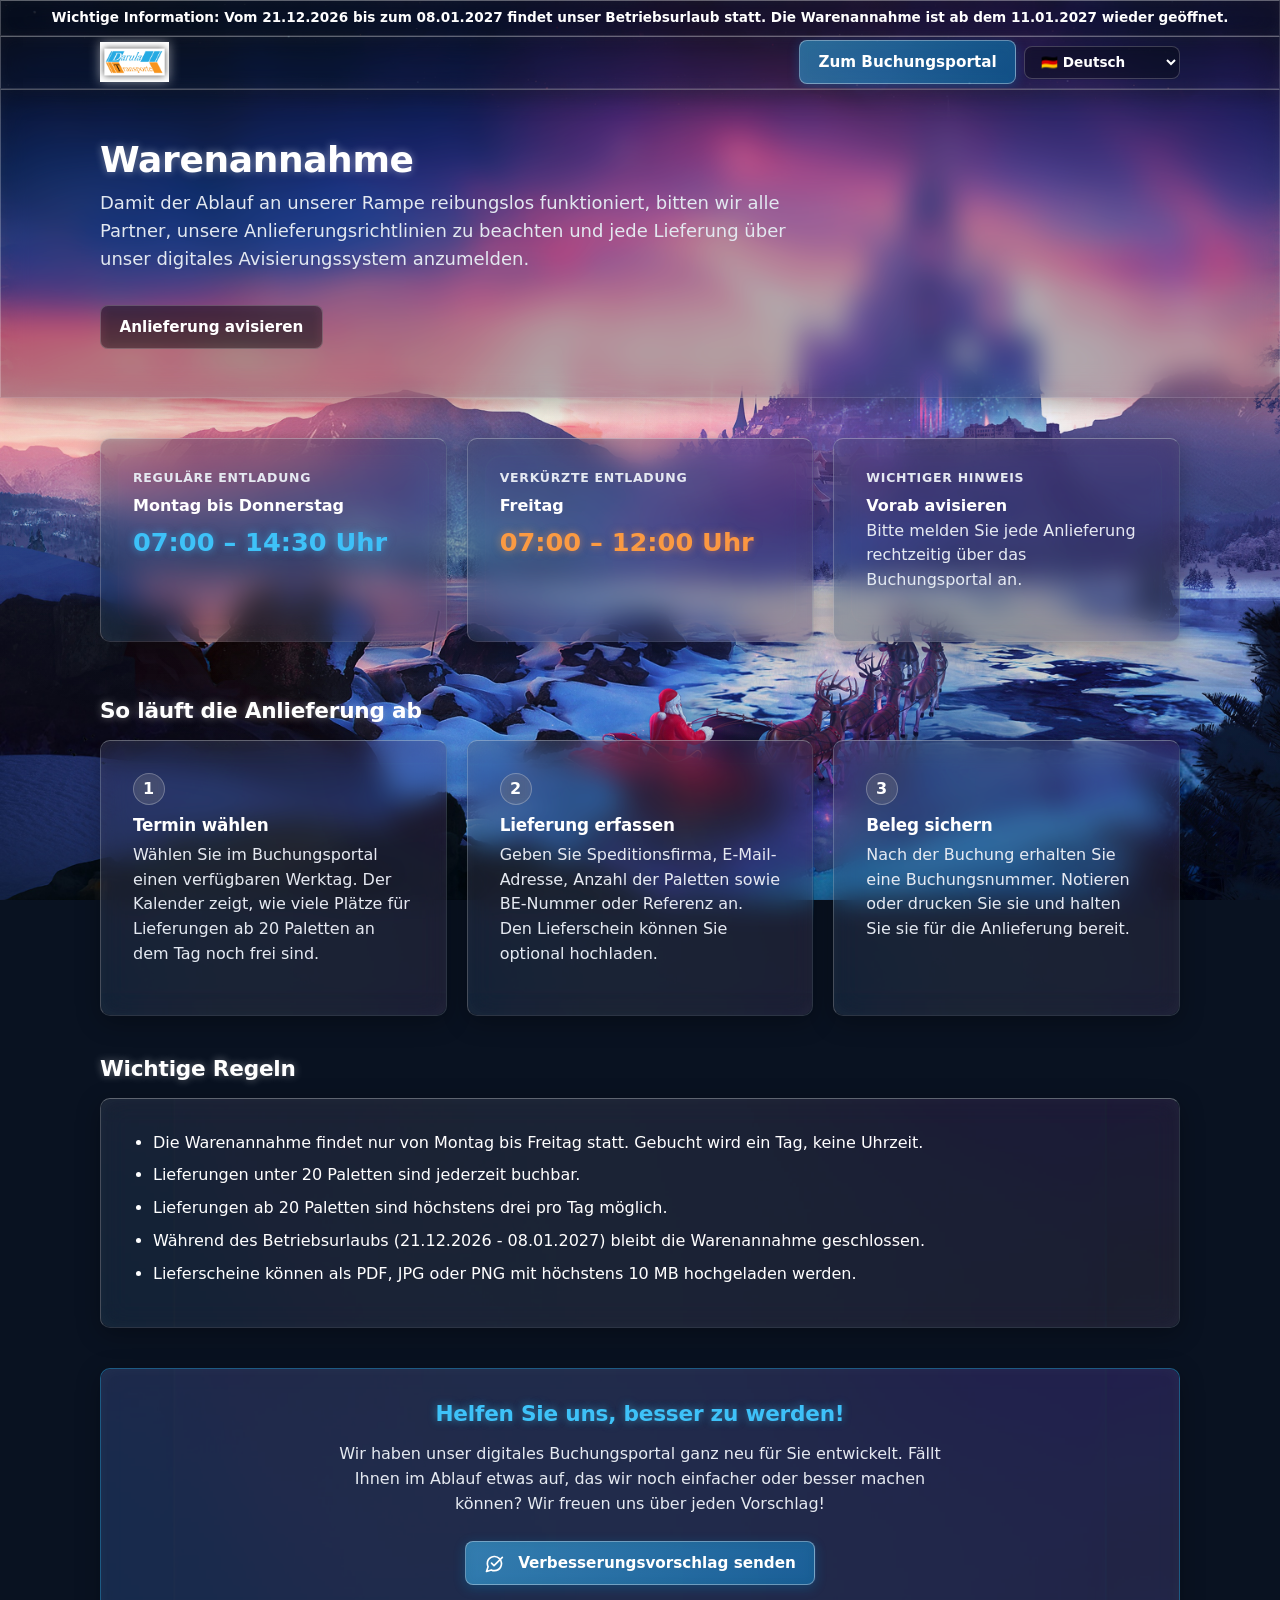
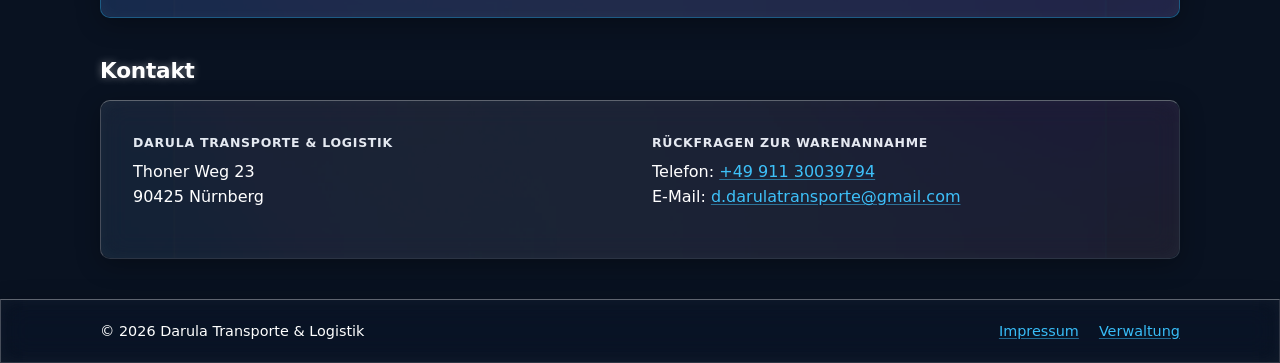
<file: index.html>
<!DOCTYPE html>
<html lang="de">
<head>
  <meta charset="UTF-8">
  <meta name="viewport" content="width=device-width, initial-scale=1.0">
  <title data-i18n="meta.title.index">Warenannahme | Darula Transporte</title>
  <meta name="description" content="Warenannahme und Anlieferungsrichtlinien von Darula Transporte &amp; Logistik. Anlieferungen digital avisieren." data-i18n-content="meta.description.index">
  <link rel="stylesheet" href="style.css">
  
  <!-- NEU: Winter Wonderland Theme -->
  <link rel="stylesheet" href="winter-wonderland.css">
  <script src="winter-wonderland.js" defer></script>
  
  <script src="i18n.js"></script>
</head>
<body>
  <a class="skip-link" href="#inhalt" data-i18n="nav.skip">Zum Inhalt springen</a>

  <div class="hinweis-banner holo-glass" role="note" data-i18n="banner.urlaub"></div>

  <header class="site-header holo-glass">
    <div class="container site-header__inner">
      <a href="index.html" aria-label="Zur Startseite" data-i18n-aria-label="nav.home">
        <img class="logo logo-glow" src="darula_logo.jpg" alt="Darula Transporte" height="40">
      </a>
      <nav class="nav" aria-label="Hauptnavigation" data-i18n-aria-label="nav.main">
        <a class="btn btn--primary holo-btn" href="avisierung.html" data-i18n="nav.booking">Zum Buchungsportal</a>
        <select id="sprache" class="btn btn--ghost btn--klein holo-input" aria-label="Sprache" data-i18n-aria-label="nav.language"></select>
      </nav>
    </div>
  </header>

  <main id="inhalt">
    <section class="hero holo-hero">
      <div class="container">
        <h1 class="glow-text" data-i18n="hero.title">Warenannahme</h1>
        <p class="lead text-icy" data-i18n="hero.lead">Damit der Ablauf an unserer Rampe reibungslos funktioniert, bitten wir alle Partner, unsere Anlieferungsrichtlinien zu beachten und jede Lieferung über unser digitales Avisierungssystem anzumelden.</p>
        <a class="btn btn--dark holo-btn-dark" href="avisierung.html" data-i18n="hero.cta">Anlieferung avisieren</a>
      </div>
    </section>

    <section class="container zeiten" aria-label="Öffnungszeiten" data-i18n-aria-label="zeiten.aria">
      <article class="card holo-card">
        <h2 class="eyebrow text-icy" data-i18n="zeiten.regular.label">Reguläre Entladung</h2>
        <p class="tag-name" data-i18n="zeiten.regular.days">Montag bis Donnerstag</p>
        <p class="zeit glow-text-blue" data-i18n="zeiten.regular.time">07:00 – 14:30 Uhr</p>
      </article>

      <article class="card holo-card">
        <h2 class="eyebrow text-icy" data-i18n="zeiten.short.label">Verkürzte Entladung</h2>
        <p class="tag-name" data-i18n="zeiten.short.days">Freitag</p>
        <p class="zeit glow-text-orange" data-i18n="zeiten.short.time">07:00 – 12:00 Uhr</p>
      </article>

      <article class="card holo-card">
        <h2 class="eyebrow text-icy" data-i18n="zeiten.note.label">Wichtiger Hinweis</h2>
        <p class="tag-name" data-i18n="zeiten.note.days">Vorab avisieren</p>
        <p class="muted text-icy" data-i18n="zeiten.note.text">Bitte melden Sie jede Anlieferung rechtzeitig über das Buchungsportal an.</p>
      </article>
    </section>

    <section class="container abschnitt" aria-labelledby="ablauf-titel">
      <h2 id="ablauf-titel" class="glow-text" data-i18n="steps.title">So läuft die Anlieferung ab</h2>
      <div class="schritte">
        <article class="card holo-card">
          <span class="schritt-nr holo-badge" aria-hidden="true">1</span>
          <h3 data-i18n="steps.1.title">Termin wählen</h3>
          <p class="muted text-icy" data-i18n="steps.1.text">Wählen Sie im Buchungsportal einen verfügbaren Werktag. Der Kalender zeigt, wie viele Plätze für Lieferungen ab 20 Paletten an dem Tag noch frei sind.</p>
        </article>
        <article class="card holo-card">
          <span class="schritt-nr holo-badge" aria-hidden="true">2</span>
          <h3 data-i18n="steps.2.title">Lieferung erfassen</h3>
          <p class="muted text-icy" data-i18n="steps.2.text">Geben Sie Speditionsfirma, E-Mail-Adresse, Anzahl der Paletten sowie BE-Nummer oder Referenz an. Den Lieferschein können Sie optional hochladen.</p>
        </article>
        <article class="card holo-card">
          <span class="schritt-nr holo-badge" aria-hidden="true">3</span>
          <h3 data-i18n="steps.3.title">Beleg sichern</h3>
          <p class="muted text-icy" data-i18n="steps.3.text">Nach der Buchung erhalten Sie eine Buchungsnummer. Notieren oder drucken Sie sie und halten Sie sie für die Anlieferung bereit.</p>
        </article>
      </div>
    </section>

    <section class="container abschnitt" aria-labelledby="regeln-titel">
      <h2 id="regeln-titel" class="glow-text" data-i18n="rules.title">Wichtige Regeln</h2>
      <div class="card holo-card">
        <ul class="regel-liste">
          <li data-i18n="rules.1">Die Warenannahme findet nur von Montag bis Freitag statt. Gebucht wird ein Tag, keine Uhrzeit.</li>
          <li data-i18n="rules.2">Lieferungen unter 20 Paletten sind jederzeit buchbar.</li>
          <li data-i18n="rules.3">Lieferungen ab 20 Paletten sind höchstens drei pro Tag möglich.</li>
          <li data-i18n="rules.4">Während des Betriebsurlaubs bleibt die Warenannahme geschlossen.</li>
          <li data-i18n="rules.5">Lieferscheine können als PDF, JPG oder PNG mit höchstens 10 MB hochgeladen werden.</li>
        </ul>
      </div>
    </section>

    <section class="container abschnitt no-print" aria-labelledby="feedback-section-titel">
      <div class="card mitte holo-card holo-card--highlight">
        <h2 id="feedback-section-titel" class="glow-text-blue" data-i18n="feedback.title">Helfen Sie uns, besser zu werden!</h2>
        <p class="text-icy" style="max-width: 40rem; margin: 0 auto;" data-i18n="feedback.text">Wir haben unser digitales Buchungsportal ganz neu für Sie entwickelt. Fällt Ihnen im Ablauf etwas auf, das wir noch einfacher oder besser machen können? Wir freuen uns über jeden Vorschlag!</p>
        <button id="feedback-btn" class="btn btn--primary holo-btn mt-lg" type="button">
          <svg width="20" height="20" viewBox="0 0 24 24" fill="none" stroke="currentColor" stroke-width="2" stroke-linecap="round" stroke-linejoin="round" style="margin-right: 6px; margin-bottom: -2px;" aria-hidden="true"><path d="M21 11.5a8.38 8.38 0 0 1-.9 3.8 8.5 8.5 0 0 1-7.6 4.7 8.38 8.38 0 0 1-3.8-.9L3 21l1.9-5.7a8.38 8.38 0 0 1-.9-3.8 8.5 8.5 0 0 1 4.7-7.6 8.38 8.38 0 0 1 3.8-.9h.5a8.48 8.48 0 0 1 8 8v.5z"></path><polyline points="9 11 12 14 22 4"></polyline></svg>
          <span data-i18n="feedback.open">Verbesserungsvorschlag senden</span>
        </button>
      </div>
    </section>

    <section class="container abschnitt" aria-labelledby="kontakt-titel">
      <h2 id="kontakt-titel" class="glow-text" data-i18n="contact.title">Kontakt</h2>
      <div class="card kontakt holo-card">
        <div>
          <p class="eyebrow text-icy">Darula Transporte &amp; Logistik</p>
          <p>Thoner Weg 23<br>90425 Nürnberg</p>
        </div>
        <div>
          <p class="eyebrow text-icy" data-i18n="contact.queries">Rückfragen zur Warenannahme</p>
          <p><span data-i18n="contact.phone">Telefon:</span> <a href="tel:+4991130039794" class="glow-link">+49 911 30039794</a><br>
          <span data-i18n="contact.email">E-Mail:</span> <a href="mailto:d.darulatransporte@gmail.com" class="glow-link">d.darulatransporte@gmail.com</a></p>
        </div>
      </div>
    </section>
  </main>

  <footer class="site-footer holo-glass">
    <div class="container site-footer__inner">
      <span>&copy; 2026 Darula Transporte &amp; Logistik</span>
      <nav aria-label="Rechtliches" data-i18n-aria-label="footer.legal">
        <a href="impressum.html" class="glow-link">Impressum</a>
        <a href="admin.html" class="glow-link" data-i18n="footer.admin">Verwaltung</a>
      </nav>
    </div>
  </footer>

  <div id="feedback-modal" class="modal-overlay no-print" hidden>
    <div class="modal-box holo-card" role="dialog" aria-labelledby="feedback-titel" aria-modal="true">
      <button id="feedback-close" class="modal-close" type="button" aria-label="Schließen" data-i18n-aria-label="feedback.close">&times;</button>
      <h2 id="feedback-titel" class="glow-text" data-i18n="feedback.modal.title">Ideen zur Webseite?</h2>
      <p class="muted text-icy" data-i18n="feedback.modal.text.index">Fällt Ihnen etwas auf, das wir an unserem neuen Buchungsportal noch verbessern können? Wir freuen uns über Ihre Vorschläge!</p>

      <div id="feedback-erfolg" class="alert alert--info holo-alert" role="status" hidden data-i18n="feedback.success">Vielen Dank für Ihre Vorschläge!</div>
      <div id="feedback-fehler" class="alert alert--error holo-alert-err" role="alert" hidden data-i18n="feedback.error">Der Vorschlag konnte leider nicht gespeichert werden. Bitte versuchen Sie es später noch einmal oder rufen Sie uns an: +49 911 30039794.</div>

      <form id="feedback-form" autocomplete="off">
        <div class="field mt-lg">
          <label for="fb-name"><span data-i18n="feedback.form.name">Firma / Name</span> <span class="pflicht" aria-hidden="true">*</span></label>
          <input id="fb-name" name="name" type="text" class="holo-input" maxlength="200" autocomplete="name" required>
        </div>
        <div class="field mt-lg">
          <label for="fb-email"><span data-i18n="feedback.form.email">Ihre E-Mail (für eventuelle Rückfragen)</span> <span class="pflicht" aria-hidden="true">*</span></label>
          <input id="fb-email" name="email" type="email" class="holo-input" maxlength="320" autocomplete="email" required>
        </div>
        <div class="field mt-lg">
          <label for="fb-nachricht"><span data-i18n="feedback.form.message">Ihr Verbesserungsvorschlag</span> <span class="pflicht" aria-hidden="true">*</span></label>
          <textarea id="fb-nachricht" name="message" rows="4" class="holo-input" maxlength="5000" style="resize: vertical;" placeholder="Was können wir an der Webseite besser machen?" data-i18n-placeholder="feedback.form.placeholder" required></textarea>
        </div>
        <div style="display:none" aria-hidden="true">
          <label>Website <input type="text" name="website" tabindex="-1" autocomplete="off"></label>
        </div>
        <div class="aktionen mt-lg">
          <button id="feedback-senden" class="btn btn--dark holo-btn btn--block" type="submit" data-i18n="feedback.submit">Vorschlag senden</button>
        </div>
      </form>
    </div>
  </div>

<script src="config.js"></script>
<script>
  I18n.mountSwitcher(document.getElementById("sprache"));
</script>
<script>
(() => {
  "use strict";

  const cfg = window.DARULA_CONFIG || {};

  const fbBtn = document.getElementById("feedback-btn");
  const fbModal = document.getElementById("feedback-modal");
  const fbClose = document.getElementById("feedback-close");
  const fbForm = document.getElementById("feedback-form");
  const fbSubmitBtn = document.getElementById("feedback-senden");
  const fbErsterFeld = document.getElementById("fb-name");
  const fbErfolg = document.getElementById("feedback-erfolg");
  const fbFehler = document.getElementById("feedback-fehler");
  let fbZuletzt = null;
  let fbTimer = null;

  function fbOeffnen() {
    clearTimeout(fbTimer);
    fbZuletzt = document.activeElement;
    fbErfolg.hidden = true;
    fbFehler.hidden = true;
    fbModal.hidden = false;
    fbErsterFeld.focus();
  }

  function fbSchliessen() {
    clearTimeout(fbTimer);
    fbModal.hidden = true;
    if (fbZuletzt) fbZuletzt.focus();
  }

  async function fbSpeichern(daten) {
    const response = await fetch(`${cfg.supabaseUrl}/rest/v1/feedback`, {
      method: "POST",
      headers: {
        "apikey": cfg.supabaseAnonKey,
        "Authorization": `Bearer ${cfg.supabaseAnonKey}`,
        "Content-Type": "application/json",
        "Prefer": "return=minimal"
      },
      body: JSON.stringify(daten)
    });

    if (!response.ok) {
      const text = await response.text().catch(() => "");
      throw new Error(`Supabase antwortete mit ${response.status}: ${text}`);
    }
  }

  fbBtn.addEventListener("click", fbOeffnen);
  fbClose.addEventListener("click", fbSchliessen);

  fbModal.addEventListener("click", (e) => {
    if (e.target === fbModal) fbSchliessen();
  });

  document.addEventListener("keydown", (e) => {
    if (e.key === "Escape" && !fbModal.hidden) fbSchliessen();
  });

  fbForm.addEventListener("submit", async (e) => {
    e.preventDefault();
    fbForm.classList.add("touched");
    if (!fbForm.reportValidity()) return;

    const formData = new FormData(fbForm);
    const istBot = Boolean(formData.get("website"));

    fbSubmitBtn.disabled = true;
    fbSubmitBtn.textContent = I18n.t("feedback.sending");
    fbErfolg.hidden = true;
    fbFehler.hidden = true;

    try {
      if (!istBot) {
        await fbSpeichern({
          name: formData.get("name").trim(),
          email: formData.get("email").trim(),
          nachricht: formData.get("message").trim()
        });
      }
      fbErfolg.hidden = false;
      fbForm.reset();
      fbForm.classList.remove("touched");
      fbTimer = setTimeout(() => {
        fbModal.hidden = true;
        fbErfolg.hidden = true;
      }, 3000);
    } catch (error) {
      console.error("Feedback konnte nicht gespeichert werden:", error);
      fbFehler.hidden = false;
    } finally {
      fbSubmitBtn.disabled = false;
      fbSubmitBtn.textContent = I18n.t("feedback.submit");
    }
  });
})();
</script>
</body>
</html>
</file>
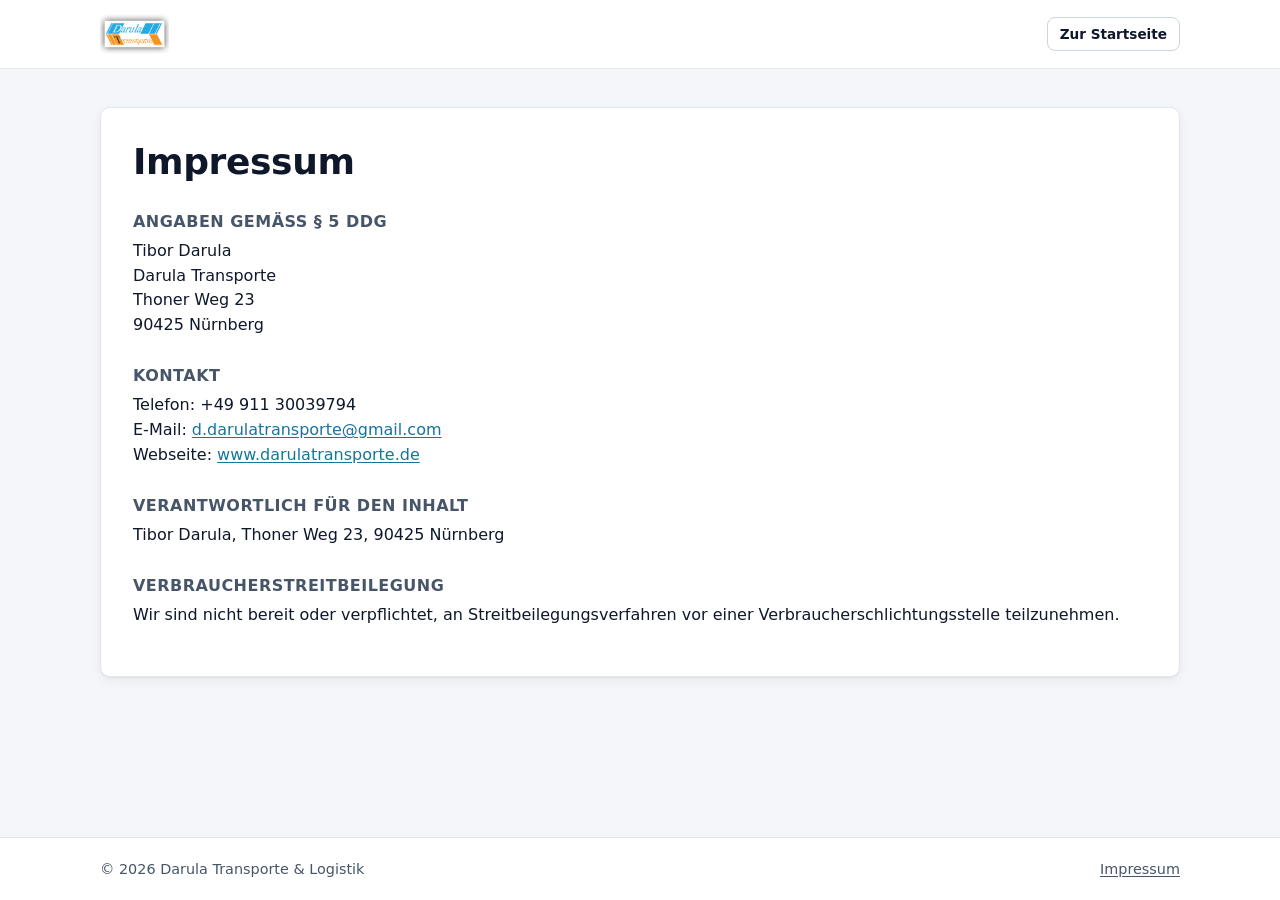
<file: impressum.html>
<!DOCTYPE html>
<html lang="de">
<head>
  <meta charset="UTF-8">
  <meta name="viewport" content="width=device-width, initial-scale=1.0">
  <title>Impressum | Darula Transporte</title>
  <style>
/* Darula Transporte – Designsystem (ohne externe Abhängigkeiten) */

:root {
  --brand: #209fd9;            /* Markenfarbe: Akzente und Fokus */
  --brand-text: #17749f;       /* Text- und Buttonfarbe mit ausreichendem Kontrast (WCAG AA) */
  --brand-dark: #125f82;
  --brand-soft: #eef8fd;
  --orange: #f39200;           /* Markenfarbe: nur als Akzent, nicht für Text */
  --ink: #0f172a;
  --ink-soft: #475569;
  --line: #e2e8f0;
  --line-strong: #cbd5e1;
  --bg: #f4f6f9;
  --surface: #ffffff;
  --ok: #166534;   --ok-bg: #f0fdf4;   --ok-line: #bbf7d0;
  --warn: #92400e; --warn-bg: #fffbeb; --warn-line: #fcd34d;
  --err: #b91c1c;  --err-bg: #fef2f2;  --err-line: #fecaca;
  --info: #0c4a6e; --info-bg: #f0f9ff; --info-line: #bae6fd;
  --radius: 10px;
  --shadow: 0 1px 2px rgba(15, 23, 42, .06), 0 4px 12px rgba(15, 23, 42, .05);
  --font: system-ui, -apple-system, "Segoe UI", Roboto, "Helvetica Neue", Arial, sans-serif;
}

*, *::before, *::after { box-sizing: border-box; }
[hidden] { display: none !important; }

html { -webkit-text-size-adjust: 100%; }

body {
  margin: 0;
  min-height: 100vh;
  display: flex;
  flex-direction: column;
  font-family: var(--font);
  font-size: 1rem;
  line-height: 1.55;
  color: var(--ink);
  background: var(--bg);
}

img { display: block; max-width: 100%; height: auto; }
h1, h2, h3 { line-height: 1.2; margin: 0 0 .5rem; letter-spacing: -.01em; }
h1 { font-size: clamp(1.6rem, 3.5vw, 2.25rem); }
h2 { font-size: 1.2rem; }
p { margin: 0 0 1rem; }
a { color: var(--brand-text); text-underline-offset: 2px; }
a:hover { color: var(--brand-dark); }

:focus-visible { outline: 3px solid var(--brand); outline-offset: 2px; border-radius: 4px; }

.container { width: min(100% - 2.5rem, 1080px); margin-inline: auto; }
.page { flex: 1; padding-block: clamp(1.25rem, 3vw, 2.5rem); }
.muted { color: var(--ink-soft); }
.mt-lg { margin-top: 1.5rem; }
.mitte { text-align: center; }

.sr-only {
  position: absolute; width: 1px; height: 1px; padding: 0; margin: -1px;
  overflow: hidden; clip: rect(0, 0, 0, 0); white-space: nowrap; border: 0;
}

.skip-link {
  position: absolute; left: .5rem; top: -4rem; z-index: 100;
  padding: .5rem .9rem; border-radius: 6px; background: var(--ink); color: #fff;
}
.skip-link:focus { top: .5rem; }

/* Kopf- und Fußzeile */
.site-header {
  position: sticky; top: 0; z-index: 20;
  background: var(--surface); border-bottom: 1px solid var(--line);
}
.site-header__inner {
  display: flex; align-items: center; justify-content: space-between;
  gap: 1rem; min-height: 4.25rem;
}
.logo { height: 2.5rem; width: auto; }
.seitentitel {
  padding-left: 1rem; border-left: 1px solid var(--line-strong);
  font-size: .9rem; font-weight: 600; color: var(--ink-soft);
}
.nav { display: flex; align-items: center; gap: .5rem; flex-wrap: wrap; }

.site-footer {
  margin-top: auto; padding-block: 1.25rem;
  background: var(--surface); border-top: 1px solid var(--line);
  font-size: .9rem; color: var(--ink-soft);
}
.site-footer__inner { display: flex; flex-wrap: wrap; justify-content: space-between; gap: .75rem 1.5rem; }
.site-footer nav { display: flex; flex-wrap: wrap; gap: 1.25rem; }
.site-footer a { color: var(--ink-soft); }

.hinweis-banner {
  padding: .75rem 1rem; text-align: center;
  background: var(--warn-bg); color: var(--warn);
  border-bottom: 1px solid var(--warn-line);
  font-size: .95rem; font-weight: 600;
}

/* Startseite */
.hero {
  padding-block: clamp(3rem, 8vw, 6rem);
  background: var(--surface); border-bottom: 1px solid var(--line);
}
.lead { max-width: 44rem; margin-bottom: 2rem; font-size: 1.125rem; color: var(--ink-soft); }
.zeiten { display: grid; gap: 1.25rem; grid-template-columns: 1fr; padding-block: 2.5rem 3.5rem; }
@media (min-width: 860px) { .zeiten { grid-template-columns: repeat(3, 1fr); } }
.eyebrow {
  margin-bottom: .5rem;
  font-size: .78rem; font-weight: 700; letter-spacing: .06em;
  text-transform: uppercase; color: var(--ink-soft);
}
.tag-name { margin: 0; font-weight: 600; }
.zeit { margin: .25rem 0 0; font-size: 1.6rem; font-weight: 600; color: var(--brand-text); }
.zeit--orange { color: #b45309; }

/* Karten */
.card {
  padding: clamp(1.25rem, 3vw, 2rem);
  background: var(--surface); border: 1px solid var(--line);
  border-radius: var(--radius); box-shadow: var(--shadow);
}

/* Seitenkopf innerhalb einer Karte */
.kopf {
  display: flex; flex-wrap: wrap; justify-content: space-between; align-items: flex-end;
  gap: 1rem; margin-bottom: 1.25rem; padding-bottom: 1.25rem;
  border-bottom: 1px solid var(--line);
}
.monatsnav { display: flex; align-items: center; gap: .5rem; }
.monatsname { min-width: 9.5rem; text-align: center; font-weight: 600; }

/* Aktionsleiste */
.aktionen {
  display: flex; flex-wrap: wrap; justify-content: space-between; align-items: center;
  gap: 1rem; margin-top: 1.5rem; padding-top: 1.25rem;
  border-top: 1px solid var(--line);
}

/* Buttons */
.btn {
  display: inline-flex; align-items: center; justify-content: center; gap: .5rem;
  min-height: 2.75rem; padding: .6rem 1.15rem;
  font: inherit; font-size: .95rem; font-weight: 600; line-height: 1.2;
  text-decoration: none; cursor: pointer;
  border: 1px solid transparent; border-radius: 8px;
  transition: background-color .15s, border-color .15s, color .15s;
}
.btn:disabled { opacity: .5; cursor: not-allowed; }
.btn--primary { background: var(--brand-text); color: #fff; }
.btn--primary:hover:not(:disabled) { background: var(--brand-dark); color: #fff; }
.btn--dark { background: var(--ink); color: #fff; }
.btn--dark:hover:not(:disabled) { background: #1e293b; color: #fff; }
.btn--ghost { background: var(--surface); color: var(--ink); border-color: var(--line-strong); }
.btn--ghost:hover:not(:disabled) { background: #f8fafc; }
.btn--danger { background: var(--surface); color: var(--err); border-color: var(--err-line); }
.btn--danger:hover:not(:disabled) { background: var(--err-bg); }
.btn--klein { min-height: 2.1rem; padding: .35rem .75rem; font-size: .85rem; }
.btn--block { width: 100%; }

/* Formulare */
.formgrid { display: grid; gap: 1.25rem; }
@media (min-width: 700px) {
  .formgrid { grid-template-columns: 1fr 1fr; }
  .formgrid .voll { grid-column: 1 / -1; }
}
.field { display: grid; gap: .35rem; }
.field label { font-size: .92rem; font-weight: 600; }
.pflicht { margin-left: .15rem; color: var(--err); }
.field input {
  width: 100%; min-height: 2.75rem; padding: .6rem .75rem;
  font: inherit; color: var(--ink); background: var(--surface);
  border: 1px solid var(--line-strong); border-radius: 8px;
}
.field input[type="file"] { padding: .45rem; font-size: .9rem; }
.field input:focus { outline: none; border-color: var(--brand); box-shadow: 0 0 0 3px rgba(32, 159, 217, .22); }
.field input:user-invalid { border-color: var(--err); }
.hilfe { font-size: .85rem; color: var(--ink-soft); }

/* Hinweise */
.alert {
  margin-bottom: 1rem; padding: .8rem 1rem;
  border: 1px solid; border-radius: 8px; font-size: .95rem;
}
.alert--info  { background: var(--info-bg); border-color: var(--info-line); color: var(--info); }
.alert--error { background: var(--err-bg);  border-color: var(--err-line);  color: var(--err); }
.alert--warn  { background: var(--warn-bg); border-color: var(--warn-line); color: var(--warn); }

/* Kalender */
.kalender-kopf,
.kalender { display: grid; grid-template-columns: repeat(7, minmax(0, 1fr)); gap: 6px; }
.kalender-kopf span {
  padding-bottom: .35rem; text-align: center;
  font-size: .75rem; font-weight: 700; letter-spacing: .04em;
  text-transform: uppercase; color: var(--ink-soft);
}
.tag {
  position: relative; min-height: 4.5rem; padding: .5rem .55rem;
  display: flex; flex-direction: column; justify-content: space-between; align-items: flex-start; gap: .25rem;
  font: inherit; text-align: left; color: var(--ink);
  background: var(--surface); border: 1px solid var(--line); border-radius: 8px;
  cursor: pointer; transition: border-color .15s, background-color .15s;
}
.tag__zahl { font-size: 1rem; font-weight: 700; }
.tag__info { font-size: .75rem; line-height: 1.2; color: var(--ink-soft); }
.tag:disabled { cursor: not-allowed; }
.tag--frei:hover { border-color: var(--brand); background: var(--brand-soft); }
.tag--frei .tag__info { font-weight: 600; color: var(--ok); }
.tag--vergangen,
.tag--wochenende { background: #f8fafc; color: #94a3b8; }
.tag--belegt { background: #f1f5f9; color: var(--ink-soft); }
.tag--belegt .tag__info { font-weight: 600; color: var(--err); }
.tag--inventur { background: var(--warn-bg); border-color: var(--warn-line); color: var(--warn); }
.tag--inventur .tag__info { font-weight: 600; color: var(--warn); }
.tag--unbekannt { background: #f8fafc; color: #64748b; }
.tag--leer { border: 0; background: transparent; pointer-events: none; }
.tag--gewaehlt { padding: calc(.5rem - 1px) calc(.55rem - 1px); border: 2px solid var(--brand); background: var(--brand-soft); }

.legende { display: flex; flex-wrap: wrap; gap: 1rem; margin-top: 1rem; font-size: .85rem; color: var(--ink-soft); }
.legende span { display: inline-flex; align-items: center; gap: .4rem; }
.punkt { display: inline-block; width: .7rem; height: .7rem; border-radius: 50%; }
.punkt--frei { background: #22c55e; }
.punkt--belegt { background: #cbd5e1; }
.punkt--inventur { background: var(--orange); }

@media (max-width: 600px) {
  .kalender, .kalender-kopf { gap: 4px; }
  .tag { min-height: 3.4rem; padding: .3rem .3rem; }
  .tag__info { font-size: .62rem; }
}

/* Tabelle */
.tabelle-wrap { padding: 0; overflow-x: auto; }
.tabelle { width: 100%; border-collapse: collapse; font-size: .92rem; }
.tabelle th {
  padding: .8rem 1rem; white-space: nowrap; text-align: left;
  font-size: .75rem; font-weight: 700; letter-spacing: .05em; text-transform: uppercase;
  color: var(--ink-soft); background: #f8fafc; border-bottom: 1px solid var(--line);
}
.tabelle td { padding: .8rem 1rem; vertical-align: middle; border-bottom: 1px solid var(--line); }
.tabelle tbody tr:hover { background: #fafcfe; }
.tabelle .mono { font-family: ui-monospace, SFMono-Regular, Menlo, Consolas, monospace; font-size: .85rem; color: var(--ink-soft); }
.tabelle .fett { font-weight: 600; }
.tabelle .rechts { text-align: right; }
.tabelle .leer { padding: 2.5rem 1rem; text-align: center; color: var(--ink-soft); }
.linkbutton {
  padding: 0; font: inherit; font-weight: 600; color: var(--brand-text);
  background: none; border: 0; text-decoration: underline; text-underline-offset: 2px; cursor: pointer;
}

/* Verwaltung */
.login-card { max-width: 26rem; margin: 2.5rem auto 0; }
.login-form { display: grid; gap: 1rem; }
.suche { min-width: min(100%, 16rem); }
.segment {
  display: inline-flex; overflow: hidden;
  background: var(--surface); border: 1px solid var(--line-strong); border-radius: 8px;
}
.segment button {
  padding: .4rem .8rem; font: inherit; font-size: .85rem; font-weight: 600;
  color: var(--ink-soft); background: transparent; border: 0; cursor: pointer;
}
.segment button[aria-pressed="true"] { background: var(--ink); color: #fff; }

/* Rechtstexte */
.prose h2 {
  margin-top: 1.75rem; font-size: 1rem;
  letter-spacing: .03em; text-transform: uppercase; color: var(--ink-soft);
}
.prose h2:first-child { margin-top: 0; }
.platzhalter { padding: 0 .2rem; background: #fef9c3; border-radius: 3px; }

/* Beleg */
.beleg-wrap { max-width: 32rem; margin: 0 auto; }
.erfolgs-icon {
  display: grid; place-items: center; width: 3rem; height: 3rem; margin: 0 auto 1rem;
  color: var(--ok); background: var(--ok-bg); border: 1px solid var(--ok-line); border-radius: 50%;
}
.beleg { display: grid; gap: 0; margin: 0; }
.beleg div {
  display: flex; justify-content: space-between; gap: 1rem;
  padding: .6rem 0; border-bottom: 1px dashed var(--line-strong);
}
.beleg dt { color: var(--ink-soft); }
.beleg dd { margin: 0; font-weight: 600; text-align: right; overflow-wrap: anywhere; }
.beleg__id { font-family: ui-monospace, SFMono-Regular, Menlo, Consolas, monospace; }

/* Druck: nur den Beleg ausgeben */
@media print {
  body { background: #fff; }
  .no-print, .site-header, .site-footer, .hinweis-banner { display: none !important; }
  .card { border: 0; box-shadow: none; }
  .page { padding: 0; }
}

</style>
</head>
<body>
  <a class="skip-link" href="#inhalt">Zum Inhalt springen</a>

  <header class="site-header">
    <div class="container site-header__inner">
      <a href="index.html" aria-label="Zur Startseite">
        <img class="logo" src="[data-uri]" alt="Darula Transporte" height="40">
      </a>
      <nav class="nav" aria-label="Hauptnavigation">
        <a class="btn btn--ghost btn--klein" href="index.html">Zur Startseite</a>
      </nav>
    </div>
  </header>

  <main id="inhalt" class="container page">
    <article class="card prose">
      <h1>Impressum</h1>

      <h2>Angaben gemäß § 5 DDG</h2>
      <p>
        Tibor Darula<br>
        Darula Transporte<br>
        Thoner Weg 23<br>
        90425 Nürnberg
      </p>
      <!-- Falls eine Umsatzsteuer-Identifikationsnummer vorhanden ist, hier nach § 27a UStG ergänzen. -->

      <h2>Kontakt</h2>
      <p>
        Telefon: +49 911 30039794<br>
        E-Mail: <a href="mailto:d.darulatransporte@gmail.com">d.darulatransporte@gmail.com</a><br>
        Webseite: <a href="https://www.darulatransporte.de">www.darulatransporte.de</a>
      </p>

      <h2>Verantwortlich für den Inhalt</h2>
      <p>Tibor Darula, Thoner Weg 23, 90425 Nürnberg</p>

      <h2>Verbraucherstreitbeilegung</h2>
      <p>
        Wir sind nicht bereit oder verpflichtet, an Streitbeilegungsverfahren vor einer Verbraucherschlichtungsstelle teilzunehmen.
      </p>

     
      
    </article>
  </main>

  <footer class="site-footer">
    <div class="container site-footer__inner">
      <span>&copy; 2026 Darula Transporte &amp; Logistik</span>
      <nav aria-label="Rechtliches">
        <a href="impressum.html" aria-current="page">Impressum</a>
        
      </nav>
    </div>
  </footer>
</body>
</html>
</file>
<file: style.css>
:root {
  --brand: #209fd9;
  --brand-text: #17749f;
  --brand-dark: #125f82;
  --brand-soft: #eef8fd;
  --orange: #f39200;
  --ink: #0f172a;
  --ink-soft: #475569;
  --line: #e2e8f0;
  --line-strong: #cbd5e1;
  --bg: #f4f6f9;
  --surface: #ffffff;
  --ok: #166534;   --ok-bg: #f0fdf4;   --ok-line: #bbf7d0;
  --warn: #92400e; --warn-bg: #fffbeb; --warn-line: #fcd34d;
  --err: #b91c1c;  --err-bg: #fef2f2;  --err-line: #fecaca;
  --info: #0c4a6e; --info-bg: #f0f9ff; --info-line: #bae6fd;
  --radius: 10px;
  --shadow: 0 1px 2px rgba(15, 23, 42, .06), 0 4px 12px rgba(15, 23, 42, .05);
  --font: system-ui, -apple-system, "Segoe UI", Roboto, "Helvetica Neue", Arial, sans-serif;
}

*, *::before, *::after { box-sizing: border-box; }
[hidden] { display: none !important; }
html { -webkit-text-size-adjust: 100%; }

body {
  margin: 0;
  min-height: 100vh;
  display: flex;
  flex-direction: column;
  font-family: var(--font);
  font-size: 1rem;
  line-height: 1.55;
  color: var(--ink);
  background: var(--bg);
}

img { display: block; max-width: 100%; height: auto; }
h1, h2, h3 { line-height: 1.2; margin: 0 0 .5rem; letter-spacing: -.01em; }
h1 { font-size: clamp(1.6rem, 3.5vw, 2.25rem); }
h2 { font-size: 1.2rem; }
p { margin: 0 0 1rem; }
a { color: var(--brand-text); text-underline-offset: 2px; }
a:hover { color: var(--brand-dark); }
:focus-visible { outline: 3px solid var(--brand); outline-offset: 2px; border-radius: 4px; }

.container { width: min(100% - 2.5rem, 1080px); margin-inline: auto; }
.page { flex: 1; padding-block: clamp(1.25rem, 3vw, 2.5rem); }
.muted { color: var(--ink-soft); }
.mt-lg { margin-top: 1.5rem; }
.mitte { text-align: center; }

.sr-only {
  position: absolute; width: 1px; height: 1px; padding: 0; margin: -1px;
  overflow: hidden; clip: rect(0, 0, 0, 0); white-space: nowrap; border: 0;
}
.skip-link {
  position: absolute; left: .5rem; top: -4rem; z-index: 100;
  padding: .5rem .9rem; border-radius: 6px; background: var(--ink); color: #fff;
}
.skip-link:focus { top: .5rem; }

/* Header & Footer */
.site-header {
  position: sticky; top: 0; z-index: 20;
  background: var(--surface); border-bottom: 1px solid var(--line);
}
.site-header__inner {
  display: flex; align-items: center; justify-content: space-between;
  gap: 1rem; min-height: 4.25rem;
}
.logo { height: 2.5rem; width: auto; }
.seitentitel {
  padding-left: 1rem; border-left: 1px solid var(--line-strong);
  font-size: .9rem; font-weight: 600; color: var(--ink-soft);
}
.nav { display: flex; align-items: center; gap: .5rem; flex-wrap: wrap; }

.site-footer {
  margin-top: auto; padding-block: 1.25rem;
  background: var(--surface); border-top: 1px solid var(--line);
  font-size: .9rem; color: var(--ink-soft);
}
.site-footer__inner { display: flex; flex-wrap: wrap; justify-content: space-between; gap: .75rem 1.5rem; }
.site-footer nav { display: flex; flex-wrap: wrap; gap: 1.25rem; }
.site-footer a { color: var(--ink-soft); }

.hinweis-banner {
  padding: .75rem 1rem; text-align: center;
  background: var(--warn-bg); color: var(--warn);
  border-bottom: 1px solid var(--warn-line);
  font-size: .95rem; font-weight: 600;
}

/* Layouts & Cards */
.hero {
  padding-block: clamp(3rem, 8vw, 6rem);
  background: var(--surface); border-bottom: 1px solid var(--line);
}
.lead { max-width: 44rem; margin-bottom: 2rem; font-size: 1.125rem; color: var(--ink-soft); }
.zeiten { display: grid; gap: 1.25rem; grid-template-columns: 1fr; padding-block: 2.5rem 3.5rem; }
@media (min-width: 860px) { .zeiten { grid-template-columns: repeat(3, 1fr); } }
.eyebrow {
  margin-bottom: .5rem; font-size: .78rem; font-weight: 700; letter-spacing: .06em;
  text-transform: uppercase; color: var(--ink-soft);
}
.tag-name { margin: 0; font-weight: 600; }
.zeit { margin: .25rem 0 0; font-size: 1.6rem; font-weight: 600; color: var(--brand-text); }
.zeit--orange { color: #b45309; }

.card {
  padding: clamp(1.25rem, 3vw, 2rem);
  background: var(--surface); border: 1px solid var(--line);
  border-radius: var(--radius); box-shadow: var(--shadow);
}
.kopf {
  display: flex; flex-wrap: wrap; justify-content: space-between; align-items: flex-end;
  gap: 1rem; margin-bottom: 1.25rem; padding-bottom: 1.25rem; border-bottom: 1px solid var(--line);
}
.monatsnav { display: flex; align-items: center; gap: .5rem; }
.monatsname { min-width: 9.5rem; text-align: center; font-weight: 600; }
.aktionen {
  display: flex; flex-wrap: wrap; justify-content: space-between; align-items: center;
  gap: 1rem; margin-top: 1.5rem; padding-top: 1.25rem; border-top: 1px solid var(--line);
}

/* Buttons */
.btn {
  display: inline-flex; align-items: center; justify-content: center; gap: .5rem;
  min-height: 2.75rem; padding: .6rem 1.15rem;
  font: inherit; font-size: .95rem; font-weight: 600; line-height: 1.2;
  text-decoration: none; cursor: pointer;
  border: 1px solid transparent; border-radius: 8px;
  transition: background-color .15s, border-color .15s, color .15s;
}
.btn:disabled { opacity: .5; cursor: not-allowed; }
.btn--primary { background: var(--brand-text); color: #fff; }
.btn--primary:hover:not(:disabled) { background: var(--brand-dark); color: #fff; }
.btn--dark { background: var(--ink); color: #fff; }
.btn--dark:hover:not(:disabled) { background: #1e293b; color: #fff; }
.btn--ghost { background: var(--surface); color: var(--ink); border-color: var(--line-strong); }
.btn--ghost:hover:not(:disabled) { background: #f8fafc; }
.btn--danger { background: var(--surface); color: var(--err); border-color: var(--err-line); }
.btn--danger:hover:not(:disabled) { background: var(--err-bg); }
.btn--klein { min-height: 2.1rem; padding: .35rem .75rem; font-size: .85rem; }
.btn--block { width: 100%; }

/* Formulare */
.formgrid { display: grid; gap: 1.25rem; }
@media (min-width: 700px) {
  .formgrid { grid-template-columns: 1fr 1fr; }
  .formgrid .voll { grid-column: 1 / -1; }
}
.field { display: grid; gap: .35rem; }
.field label { font-size: .92rem; font-weight: 600; }
.pflicht { margin-left: .15rem; color: var(--err); }
.field input,
.field textarea {
  width: 100%; min-height: 2.75rem; padding: .6rem .75rem;
  font: inherit; color: var(--ink); background: var(--surface);
  border: 1px solid var(--line-strong); border-radius: 8px;
}
.field textarea { min-height: 6rem; }
.field input[type="file"] { padding: .45rem; font-size: .9rem; }
.field input:focus,
.field textarea:focus { outline: none; border-color: var(--brand); box-shadow: 0 0 0 3px rgba(32, 159, 217, .22); }
.hilfe { font-size: .85rem; color: var(--ink-soft); }

/* Browserkompatible Validierungs-Ränder */
form.touched .field input:invalid,
form.touched .field textarea:invalid { border-color: var(--err); }

/* Hinweise & Alerts */
.alert {
  margin-bottom: 1rem; padding: .8rem 1rem;
  border: 1px solid; border-radius: 8px; font-size: .95rem;
}
.alert--info  { background: var(--info-bg); border-color: var(--info-line); color: var(--info); }
.alert--error { background: var(--err-bg);  border-color: var(--err-line);  color: var(--err); }
.alert--warn  { background: var(--warn-bg); border-color: var(--warn-line); color: var(--warn); }

/* Kalender */
.kalender-kopf, .kalender { display: grid; grid-template-columns: repeat(7, minmax(0, 1fr)); gap: 6px; }
.kalender-kopf span {
  padding-bottom: .35rem; text-align: center;
  font-size: .75rem; font-weight: 700; letter-spacing: .04em;
  text-transform: uppercase; color: var(--ink-soft);
}
.tag {
  position: relative; min-height: 4.5rem; padding: .5rem .55rem;
  display: flex; flex-direction: column; justify-content: space-between; align-items: flex-start; gap: .25rem;
  font: inherit; text-align: left; color: var(--ink);
  background: var(--surface); border: 1px solid var(--line); border-radius: 8px;
  cursor: pointer; transition: border-color .15s, background-color .15s;
}
.tag__zahl { font-size: 1rem; font-weight: 700; }
.tag__info { font-size: .75rem; line-height: 1.2; color: var(--ink-soft); }
.tag:disabled { cursor: not-allowed; }
.tag--frei:hover { border-color: var(--brand); background: var(--brand-soft); }
.tag--frei .tag__info { font-weight: 600; color: var(--ok); }
.tag--vergangen, .tag--wochenende { background: #f8fafc; color: #94a3b8; }
.tag--belegt { background: #f1f5f9; color: var(--ink-soft); }
.tag--belegt .tag__info { font-weight: 600; color: var(--err); }
.tag--inventur { background: var(--warn-bg); border-color: var(--warn-line); color: var(--warn); }
.tag--inventur .tag__info { font-weight: 600; color: var(--warn); }
.tag--unbekannt { background: #f8fafc; color: #64748b; }
.tag--leer { border: 0; background: transparent; pointer-events: none; }
.tag--gewaehlt { padding: calc(.5rem - 1px) calc(.55rem - 1px); border: 2px solid var(--brand); background: var(--brand-soft); }
.tag--eingeschraenkt { background: #fff7ed; border-color: #fdba74; color: #9a3412; }
.tag--eingeschraenkt .tag__info { font-weight: 600; color: #9a3412; }

.legende { display: flex; flex-wrap: wrap; gap: 1rem; margin-top: 1rem; font-size: .85rem; color: var(--ink-soft); }
.legende span { display: inline-flex; align-items: center; gap: .4rem; }
.punkt { display: inline-block; width: .7rem; height: .7rem; border-radius: 50%; }
.punkt--frei { background: #22c55e; }
.punkt--belegt { background: #cbd5e1; }
.punkt--inventur { background: var(--orange); }
.punkt--eingeschraenkt { background: #fdba74; }

@media (max-width: 600px) {
  .kalender, .kalender-kopf { gap: 4px; }
  .tag { min-height: 3.4rem; padding: .3rem .3rem; }
  .tag__info { font-size: .62rem; }
}

/* Tabelle */
.tabelle-wrap { padding: 0; overflow-x: auto; }
.tabelle { width: 100%; border-collapse: collapse; font-size: .92rem; }
.tabelle th {
  padding: .8rem 1rem; white-space: nowrap; text-align: left;
  font-size: .75rem; font-weight: 700; letter-spacing: .05em; text-transform: uppercase;
  color: var(--ink-soft); background: #f8fafc; border-bottom: 1px solid var(--line);
}
.tabelle td { padding: .8rem 1rem; vertical-align: middle; border-bottom: 1px solid var(--line); }
.tabelle tbody tr:hover { background: #fafcfe; }
.tabelle .mono { font-family: ui-monospace, monospace; font-size: .85rem; color: var(--ink-soft); }
.tabelle .fett { font-weight: 600; }
.tabelle .rechts { text-align: right; }
.tabelle .leer { padding: 2.5rem 1rem; text-align: center; color: var(--ink-soft); }
.linkbutton {
  padding: 0; font: inherit; font-weight: 600; color: var(--brand-text);
  background: none; border: 0; text-decoration: underline; text-underline-offset: 2px; cursor: pointer;
}

/* Verwaltung Spezifisch */
.login-card { max-width: 26rem; margin: 2.5rem auto 0; }
.login-form { display: grid; gap: 1rem; }
.suche { min-width: min(100%, 16rem); }
.segment {
  display: inline-flex; overflow: hidden;
  background: var(--surface); border: 1px solid var(--line-strong); border-radius: 8px;
}
.segment button {
  padding: .4rem .8rem; font: inherit; font-size: .85rem; font-weight: 600;
  color: var(--ink-soft); background: transparent; border: 0; cursor: pointer;
}
.segment button[aria-pressed="true"] { background: var(--ink); color: #fff; }
.segment--voll { display: flex; width: 100%; margin-bottom: 1.25rem; }
.segment--voll button { flex: 1; padding: .6rem .8rem; }

/* Info-Abschnitte (Index/Avisierung) */
.abschnitt { padding-block: 0 2.5rem; }
.abschnitt h2 { margin-bottom: 1rem; font-size: 1.35rem; }
.schritte { display: grid; gap: 1.25rem; grid-template-columns: 1fr; }
@media (min-width: 860px) { .schritte { grid-template-columns: repeat(3, 1fr); } }
.schritte h3 { font-size: 1.05rem; }
.schritt-nr {
  display: inline-grid; place-items: center; width: 2rem; height: 2rem; margin-bottom: .6rem;
  border-radius: 50%; background: var(--brand-soft); color: var(--brand-text); font-weight: 700;
}
.regel-liste { margin: 0; padding-left: 1.25rem; }
.regel-liste li { margin-bottom: .5rem; }
.kontakt { display: grid; gap: 1.5rem; grid-template-columns: 1fr; }
@media (min-width: 700px) { .kontakt { grid-template-columns: 1fr 1fr; } }
.info-box {
  margin-bottom: 1.5rem; padding: .9rem 1.1rem; font-size: .95rem;
  background: var(--info-bg); border: 1px solid var(--info-line); border-radius: 10px; color: var(--info);
}
.info-box summary { cursor: pointer; font-weight: 600; }
.info-box ul { margin: .75rem 0 0; padding-left: 1.25rem; }

/* Beleg */
.beleg-wrap { max-width: 32rem; margin: 0 auto; }
.erfolgs-icon {
  display: grid; place-items: center; width: 3rem; height: 3rem; margin: 0 auto 1rem;
  color: var(--ok); background: var(--ok-bg); border: 1px solid var(--ok-line); border-radius: 50%;
}
.beleg { display: grid; gap: 0; margin: 0; }
.beleg div {
  display: flex; justify-content: space-between; gap: 1rem;
  padding: .6rem 0; border-bottom: 1px dashed var(--line-strong);
}
.beleg dt { color: var(--ink-soft); }
.beleg dd { margin: 0; font-weight: 600; text-align: right; overflow-wrap: anywhere; }
.beleg__id { font-family: ui-monospace, monospace; }

/* Pop-up (Feedback) */
.modal-overlay {
  position: fixed; inset: 0; z-index: 50;
  display: grid; place-items: center; padding: 1rem;
  background: rgba(15, 23, 42, .55);
}
.modal-box {
  position: relative; width: min(100%, 34rem); max-height: 90vh; overflow-y: auto;
  padding: clamp(1.25rem, 3vw, 2rem);
  background: var(--surface); border-radius: var(--radius); box-shadow: var(--shadow);
}
.modal-box h2 { padding-right: 2rem; }
.modal-close {
  position: absolute; top: .5rem; right: .5rem;
  width: 2.5rem; height: 2.5rem; font-size: 1.6rem; line-height: 1;
  color: var(--ink-soft); background: none; border: 0; border-radius: 8px; cursor: pointer;
}
.modal-close:hover { background: var(--brand-soft); }

/* Druckansicht */
@media print {
  body { background: #fff; }
  .no-print, .site-header, .site-footer, .hinweis-banner { display: none !important; }
  .card { border: 0; box-shadow: none; }
  .page { padding: 0; }
}

/* ===== Betriebsurlaub 2026/2027 ===== */
.bu-wrap { padding-top: 1.5rem; }
.bu-banner {
  --bu-gruen: #14532d;
  --bu-rot: #9f1239;
  --bu-creme: #fffbf2;
  --bu-linie: #e9dcc0;
  position: relative; overflow: hidden;
  margin-bottom: 1.5rem;
  background: var(--bu-creme); color: var(--ink);
  border: 1px solid var(--bu-linie); border-radius: var(--radius); box-shadow: var(--shadow);
}
.bu-banner__streifen {
  height: 6px;
  background: linear-gradient(90deg, var(--bu-gruen) 0 33.3%, #ffffff 33.3% 66.6%, var(--bu-rot) 66.6%);
}
.bu-banner__inhalt { padding: clamp(1.1rem, 3vw, 1.75rem); }
.bu-banner__titel {
  display: flex; align-items: center; flex-wrap: wrap; gap: .6rem;
  margin: 0 0 1rem; font-size: clamp(1.25rem, 3vw, 1.6rem); font-weight: 800;
  letter-spacing: .02em; color: var(--bu-gruen);
}
.bu-banner__flocke { flex: none; color: var(--bu-rot); }
.bu-banner__daten { display: grid; gap: .75rem; margin: 0 0 1rem; }
@media (min-width: 700px) { .bu-banner__daten { grid-template-columns: repeat(3, minmax(0, 1fr)); } }
.bu-banner__feld {
  padding: .75rem .9rem; background: #ffffff;
  border: 1px solid var(--bu-linie); border-radius: 8px;
}
.bu-banner__feld dt {
  font-size: .75rem; font-weight: 700; letter-spacing: .06em;
  text-transform: uppercase; color: var(--ink-soft);
}
.bu-banner__feld dd { margin: .2rem 0 0; font-size: 1.05rem; font-weight: 700; color: var(--ink); }
.bu-banner__feld--wieder { border-color: #86efac; background: #f0fdf4; }
.bu-banner__feld--wieder dd { color: var(--bu-gruen); }
.bu-banner__text { margin: 0; color: var(--ink-soft); }
.bu-banner__hinweis {
  margin: .85rem 0 0; padding-top: .85rem;
  border-top: 1px dashed var(--bu-linie); font-weight: 600; color: var(--bu-rot);
}

/* Kalender: gesperrte Tage im Betriebsurlaub */
.tag--betriebsurlaub {
  background: repeating-linear-gradient(135deg, #f1f5f9 0 8px, #e2e8f0 8px 16px);
  border-color: var(--line-strong); color: var(--ink-soft);
}
.tag--betriebsurlaub .tag__zahl { color: var(--ink); }
.tag--betriebsurlaub .tag__info {
  padding: 0 .25rem; border-radius: 4px; background: #ffffff;
  font-weight: 700; color: var(--ink); hyphens: auto; overflow-wrap: anywhere;
}
.punkt--betriebsurlaub {
  background: repeating-linear-gradient(135deg, #cbd5e1 0 3px, #f1f5f9 3px 6px);
  border: 1px solid #94a3b8;
}
/* --- NEU: Betriebsurlaub & Erweiterte Styles --- */

/* Hero-Banner auf der Startseite */
.holiday-hero {
  background: linear-gradient(135deg, #0f172a 0%, #1e293b 100%);
  color: #f8fafc;
  padding: clamp(2rem, 5vw, 3.5rem);
  border-radius: 12px;
  margin: 1.5rem auto 3rem;
  text-align: center;
  position: relative;
  overflow: hidden;
  box-shadow: 0 10px 25px rgba(15,23,42, 0.15);
  border: 1px solid #334155;
}
.holiday-hero::before {
  content: '❄️';
  position: absolute;
  font-size: 10rem;
  opacity: 0.04;
  top: -2rem;
  right: -2rem;
  transform: rotate(15deg);
  pointer-events: none;
}
.holiday-hero::after {
  content: '🎄';
  position: absolute;
  font-size: 7rem;
  opacity: 0.06;
  bottom: -1.5rem;
  left: -1rem;
  transform: rotate(-10deg);
  pointer-events: none;
}
.holiday-hero h2 {
  color: #f8fafc;
  font-size: clamp(1.4rem, 4vw, 1.85rem);
  margin-bottom: 1.25rem;
  letter-spacing: 0.06em;
}
.holiday-hero p {
  color: #cbd5e1;
  font-size: 1.05rem;
  max-width: 800px;
  margin: 0 auto;
  line-height: 1.6;
}
.holiday-hero .highlight {
  color: #38bdf8;
  font-weight: 700;
}

/* Urlaub im Kalender */
.tag--urlaub { 
  background: #fef2f2; 
  border-color: #fecaca; 
  color: #991b1b; 
}
.tag--urlaub .tag__info { 
  font-weight: 600; 
  color: #991b1b; 
}
.punkt--urlaub { 
  background: #ef4444; 
}

/* Banner für das Avisierungsportal (Permanent Alert) */
.holiday-alert {
  background: linear-gradient(135deg, var(--info-bg) 0%, #e0f2fe 100%);
  border: 1px solid var(--info-line);
  color: var(--info);
  border-radius: var(--radius);
  padding: 1.5rem;
  margin-bottom: 2rem;
  text-align: center;
  box-shadow: var(--shadow);
}
.holiday-alert strong {
  display: block;
  margin-bottom: 0.5rem;
  font-size: 1.15rem;
}
.holiday-alert span {
  font-size: 0.95rem;
  line-height: 1.5;
}
.holiday-alert .highlight {
  color: var(--brand-dark);
}
</file>
<file: winter-wonderland.css>
/* =========================================================================
   HOLOGRAPHIC WINTER WONDERLAND - DARULA TRANSPORTE 2026 (Komplett & Optimiert)
   ========================================================================= */

:root {
  --ink: #ffffff;
  --ink-soft: #cbd5e1;
  --bg: #091221;
  --surface: rgba(15, 23, 42, 0.35);
  --line: rgba(255, 255, 255, 0.15);
  --line-strong: rgba(255, 255, 255, 0.3);
  --brand-text: #38bdf8; 
  --brand-dark: #0284c7;
  --brand-soft: rgba(56, 189, 248, 0.15);
}

/* --- RESPONSIVER & SCHARFER HINTERGRUND (Hoch- & Querformat) --- */
body {
  background-color: #091221 !important;
  background-image: url('winter_1.jpg') !important;
  background-position: center center !important;
  background-size: cover !important;
  background-repeat: no-repeat !important;
  color: var(--ink) !important;
  background-attachment: scroll !important; 
  image-rendering: -webkit-optimize-contrast;
  min-height: 100vh !important;
}

/* Für Desktops / Querformat feste Hintergrundfixierung erlauben */
@media (min-width: 1024px) {
  body {
    background-attachment: fixed !important;
  }
}

/* Optimierter Fokus für Smartphones im Hochformat gegen Verpixelung/Verzerrung */
@media (max-width: 768px) {
  body {
    background-size: cover !important;
    background-position: center top !important;
  }
}

body::before {
  content: '';
  position: fixed;
  inset: 0;
  background: 
    radial-gradient(circle at 20% 30%, rgba(45, 212, 191, 0.08) 0%, transparent 40%),
    radial-gradient(circle at 80% 40%, rgba(167, 139, 250, 0.08) 0%, transparent 50%);
  animation: aurora-shift 20s infinite alternate ease-in-out;
  pointer-events: none;
  z-index: -1;
}

@keyframes aurora-shift {
  0% { transform: scale(1) translate(0, 0); opacity: 0.8; }
  100% { transform: scale(1.1) translate(-3%, 2%); opacity: 1; }
}

/* Typografie & Glow */
.glow-text {
  color: #ffffff;
  text-shadow: 0 0 8px rgba(255, 255, 255, 0.4);
}
.glow-text-blue {
  color: #38bdf8;
  text-shadow: 0 0 8px rgba(56, 189, 248, 0.5);
}
.glow-text-orange {
  color: #fb923c;
  text-shadow: 0 0 8px rgba(251, 146, 60, 0.5);
}
.text-icy {
  color: #e2e8f0 !important;
}
.glow-link {
  color: #38bdf8 !important;
  text-decoration-color: rgba(56, 189, 248, 0.5) !important;
  transition: all 0.3s ease;
}
.glow-link:hover {
  color: #fff !important;
  text-shadow: 0 0 6px rgba(255, 255, 255, 0.8);
}
.logo-glow {
  filter: drop-shadow(0 0 6px rgba(255, 255, 255, 0.5));
}

/* --- KLEINERER HEADER & BANNER --- */
.hinweis-banner {
  padding: .4rem .75rem !important;
  font-size: 0.85rem !important;
}

.site-header__inner {
  min-height: 3.2rem !important;
}

/* --- HERO BEREICH KLEINER & KOMPAKTER --- */
.hero.holo-hero {
  padding-block: clamp(1.5rem, 4vw, 3rem) !important;
}

/* --- HOLOGRAPHIC GLASSMORPHISM (LIQUID GLASS) --- */
.holo-glass, .holo-card, .holo-hero {
  background: rgba(15, 23, 42, 0.3) !important;
  backdrop-filter: blur(14px) saturate(120%);
  -webkit-backdrop-filter: blur(14px) saturate(120%);
  border: 1px solid rgba(255, 255, 255, 0.15) !important;
  border-top: 1px solid rgba(255, 255, 255, 0.35) !important;
  border-left: 1px solid rgba(255, 255, 255, 0.25) !important;
  box-shadow: 0 6px 24px 0 rgba(0, 0, 0, 0.3), inset 0 0 15px rgba(255, 255, 255, 0.04) !important;
  position: relative;
  overflow: hidden;
  color: #fff !important;
}

.holo-card::before {
  content: '';
  position: absolute;
  inset: 0;
  background: url('Holo_2.jpg') center/cover;
  opacity: 0.1;
  mix-blend-mode: overlay;
  pointer-events: none;
  border-radius: inherit;
}

.holo-card--highlight {
  background: rgba(30, 58, 138, 0.2) !important;
  border-color: rgba(56, 189, 248, 0.4) !important;
}

/* Buttons */
.holo-btn {
  background: linear-gradient(135deg, rgba(56, 189, 248, 0.5), rgba(2, 132, 199, 0.5)) !important;
  backdrop-filter: blur(6px);
  border: 1px solid rgba(255, 255, 255, 0.35) !important;
  box-shadow: 0 3px 12px rgba(2, 132, 199, 0.3);
  color: #fff !important;
}
.holo-btn:hover {
  background: linear-gradient(135deg, rgba(56, 189, 248, 0.7), rgba(2, 132, 199, 0.7)) !important;
  transform: translateY(-1px);
}
.holo-btn-dark {
  background: rgba(0, 0, 0, 0.35) !important;
  backdrop-filter: blur(6px);
  border: 1px solid rgba(255, 255, 255, 0.2) !important;
  color: #fff !important;
}
.holo-btn-dark:hover {
  background: rgba(255, 255, 255, 0.1) !important;
}

/* Formulare & Inputs */
.holo-input {
  background: rgba(0, 0, 0, 0.25) !important;
  border: 1px solid rgba(255, 255, 255, 0.2) !important;
  color: #fff !important;
  backdrop-filter: blur(4px);
}
.holo-input:focus {
  border-color: #38bdf8 !important;
  box-shadow: 0 0 0 2px rgba(56, 189, 248, 0.3) !important;
  background: rgba(0, 0, 0, 0.4) !important;
  outline: none;
}
.holo-input::placeholder {
  color: rgba(255, 255, 255, 0.5);
}
select.holo-input option {
  background: #0f172a;
  color: #fff;
}

/* Kalender-Tage */
.holo-tag {
  background: rgba(255, 255, 255, 0.03) !important;
  border: 1px solid rgba(255, 255, 255, 0.1) !important;
  color: #e2e8f0 !important;
  transition: all 0.2s ease;
}
.holo-tag:hover:not(:disabled) {
  background: rgba(255, 255, 255, 0.1) !important;
  border-color: rgba(255, 255, 255, 0.3) !important;
}
.holo-tag--frei {
  background: rgba(34, 197, 94, 0.1) !important;
  border-color: rgba(34, 197, 94, 0.3) !important;
}
.holo-tag--frei .tag__info { color: #4ade80 !important; }

.holo-tag--eingeschraenkt {
  background: rgba(249, 115, 22, 0.1) !important;
  border-color: rgba(249, 115, 22, 0.3) !important;
}
.holo-tag--eingeschraenkt .tag__info { color: #fb923c !important; }

.holo-tag--urlaub, .holo-tag--vergangen, .holo-tag--wochenende, .holo-tag-leer {
  background: rgba(0, 0, 0, 0.25) !important;
  color: #64748b !important;
  border: none !important;
}
.holo-tag--urlaub .tag__info { color: #94a3b8 !important; }

.holo-tag--gewaehlt {
  background: rgba(56, 189, 248, 0.2) !important;
  border: 2px solid #38bdf8 !important;
  box-shadow: inset 0 0 8px rgba(56, 189, 248, 0.4), 0 0 10px rgba(56, 189, 248, 0.3) !important;
}

/* Alerts */
.holo-alert {
  background: rgba(14, 165, 233, 0.15) !important;
  border: 1px solid rgba(14, 165, 233, 0.35) !important;
  color: #7dd3fc !important;
  backdrop-filter: blur(6px);
}
.holo-alert-err {
  background: rgba(239, 68, 68, 0.15) !important;
  border: 1px solid rgba(239, 68, 68, 0.35) !important;
  color: #fca5a5 !important;
  backdrop-filter: blur(6px);
}
.holo-badge {
  background: rgba(255, 255, 255, 0.1) !important;
  border: 1px solid rgba(255, 255, 255, 0.25);
  color: #fff !important;
  backdrop-filter: blur(4px);
}

/* --- ANIMIERTER HINTERGRUND-CANVAS --- */
#winter-canvas {
  position: fixed;
  top: 0; left: 0;
  width: 100vw; height: 100vh;
  z-index: -10;
  pointer-events: none;
  overflow: hidden;
}

.snow-flake {
  position: absolute;
  top: -10px;
  background: #ffffff;
  border-radius: 50%;
  animation: snowfall linear infinite;
}
.snow-layer-1 { opacity: 0.8; filter: blur(1px); }
.snow-layer-2 { opacity: 0.5; filter: blur(2px); }
.snow-layer-3 { opacity: 0.2; filter: blur(3px); }

@keyframes snowfall {
  0% { transform: translateY(0) translateX(0); }
  100% { transform: translateY(110vh) translateX(20px); }
}

.santa-sleigh {
  position: absolute;
  top: 15vh;
  left: -400px;
  width: 350px;
  height: 120px;
  opacity: 0.9;
  filter: drop-shadow(0 0 12px rgba(255, 255, 255, 0.4));
  animation: fly-santa 35s linear infinite;
}
@keyframes fly-santa {
  0%   { transform: translate(0, 0) rotate(5deg) scale(0.8); opacity: 0; }
  2%   { opacity: 1; }
  35%  { transform: translate(120vw, -15vh) rotate(-2deg) scale(1); opacity: 1; }
  37%  { opacity: 0; }
  100% { opacity: 0; transform: translate(120vw, -15vh); }
}

@media (prefers-reduced-motion: reduce) {
  body::before, .snow-flake, .santa-sleigh {
    animation: none !important;
    display: none !important;
  }
}
</file>
